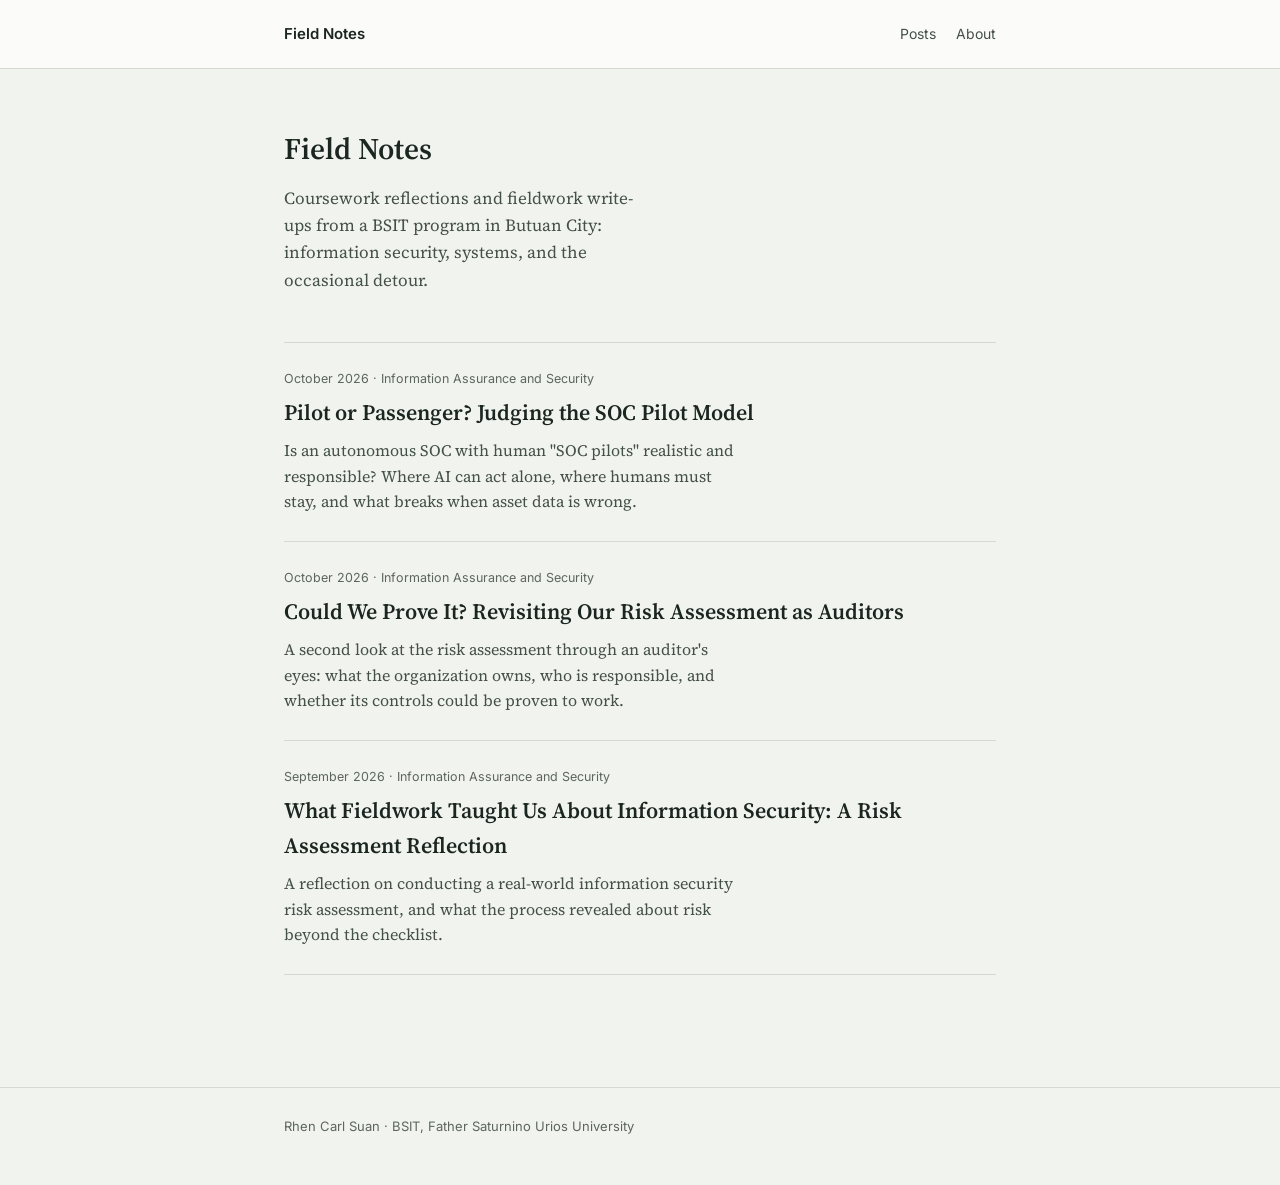
<file: index.html>
<!DOCTYPE html>
<html lang="en">
<head>
<meta charset="UTF-8">
<meta name="viewport" content="width=device-width, initial-scale=1.0">
<title>Field Notes | Rhen Carl Suan</title>
<meta name="description" content="Notes and reflections from BSIT coursework and fieldwork.">
<link rel="stylesheet" href="assets/style.css">
</head>
<body>

<header class="site-header">
  <div class="site-header__inner">
    <a class="site-title" href="index.html">Field Notes</a>
    <nav class="site-nav">
      <a href="index.html">Posts</a>
      <a href="about.html">About</a>
    </nav>
  </div>
</header>

<main class="index-main">
  <div class="index-intro">
    <h1>Field Notes</h1>
    <p>Coursework reflections and fieldwork write-ups from a BSIT program in Butuan City: information security, systems, and the occasional detour.</p>
  </div>

  <div class="post-list">
    <a class="post-card" href="posts/soc-pilot.html">
      <div class="post-card__meta">October 2026 · Information Assurance and Security</div>
      <h2 class="post-card__title">Pilot or Passenger? Judging the SOC Pilot Model</h2>
      <p class="post-card__excerpt">Is an autonomous SOC with human "SOC pilots" realistic and responsible? Where AI can act alone, where humans must stay, and what breaks when asset data is wrong.</p>
    </a>

    <a class="post-card" href="posts/auditors-view.html">
      <div class="post-card__meta">October 2026 · Information Assurance and Security</div>
      <h2 class="post-card__title">Could We Prove It? Revisiting Our Risk Assessment as Auditors</h2>
      <p class="post-card__excerpt">A second look at the risk assessment through an auditor's eyes: what the organization owns, who is responsible, and whether its controls could be proven to work.</p>
    </a>

    <a class="post-card" href="posts/risk-assessment-fieldwork.html">
      <div class="post-card__meta">September 2026 · Information Assurance and Security</div>
      <h2 class="post-card__title">What Fieldwork Taught Us About Information Security: A Risk Assessment Reflection</h2>
      <p class="post-card__excerpt">A reflection on conducting a real-world information security risk assessment, and what the process revealed about risk beyond the checklist.</p>
    </a>
  </div>
</main>

<footer class="site-footer">
  <div class="site-footer__inner">Rhen Carl Suan · BSIT, Father Saturnino Urios University</div>
</footer>

</body>
</html>
</file>
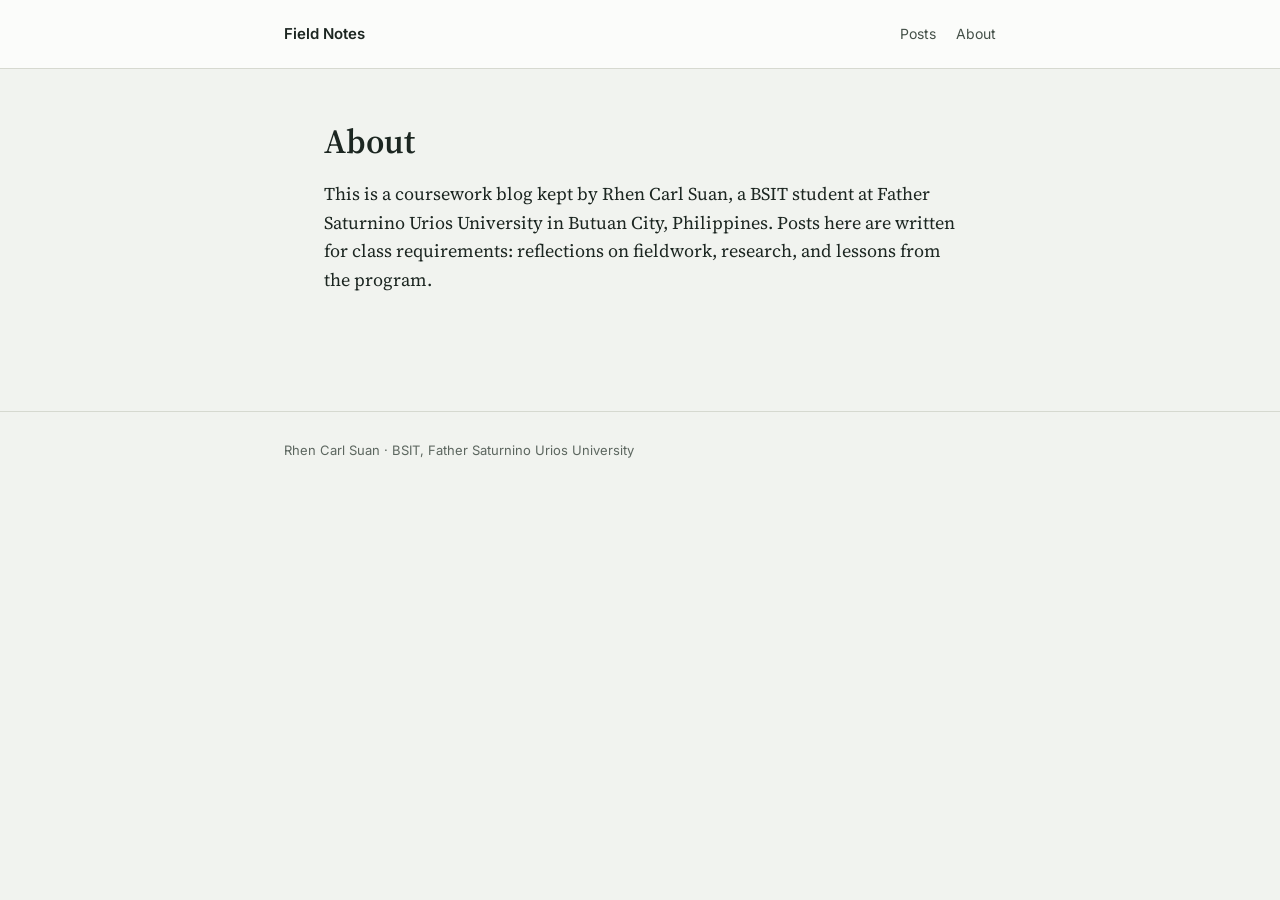
<file: about.html>
<!DOCTYPE html>
<html lang="en">
<head>
<meta charset="UTF-8">
<meta name="viewport" content="width=device-width, initial-scale=1.0">
<title>About | Field Notes</title>
<link rel="stylesheet" href="assets/style.css">
</head>
<body>

<header class="site-header">
  <div class="site-header__inner">
    <a class="site-title" href="index.html">Field Notes</a>
    <nav class="site-nav">
      <a href="index.html">Posts</a>
      <a href="about.html">About</a>
    </nav>
  </div>
</header>

<main class="article-main">
  <h1 class="article-title">About</h1>
  <div class="article-body">
    <p>This is a coursework blog kept by Rhen Carl Suan, a BSIT student at Father Saturnino Urios University in Butuan City, Philippines. Posts here are written for class requirements: reflections on fieldwork, research, and lessons from the program.</p>
  </div>
</main>

<footer class="site-footer">
  <div class="site-footer__inner">Rhen Carl Suan · BSIT, Father Saturnino Urios University</div>
</footer>

</body>
</html>
</file>
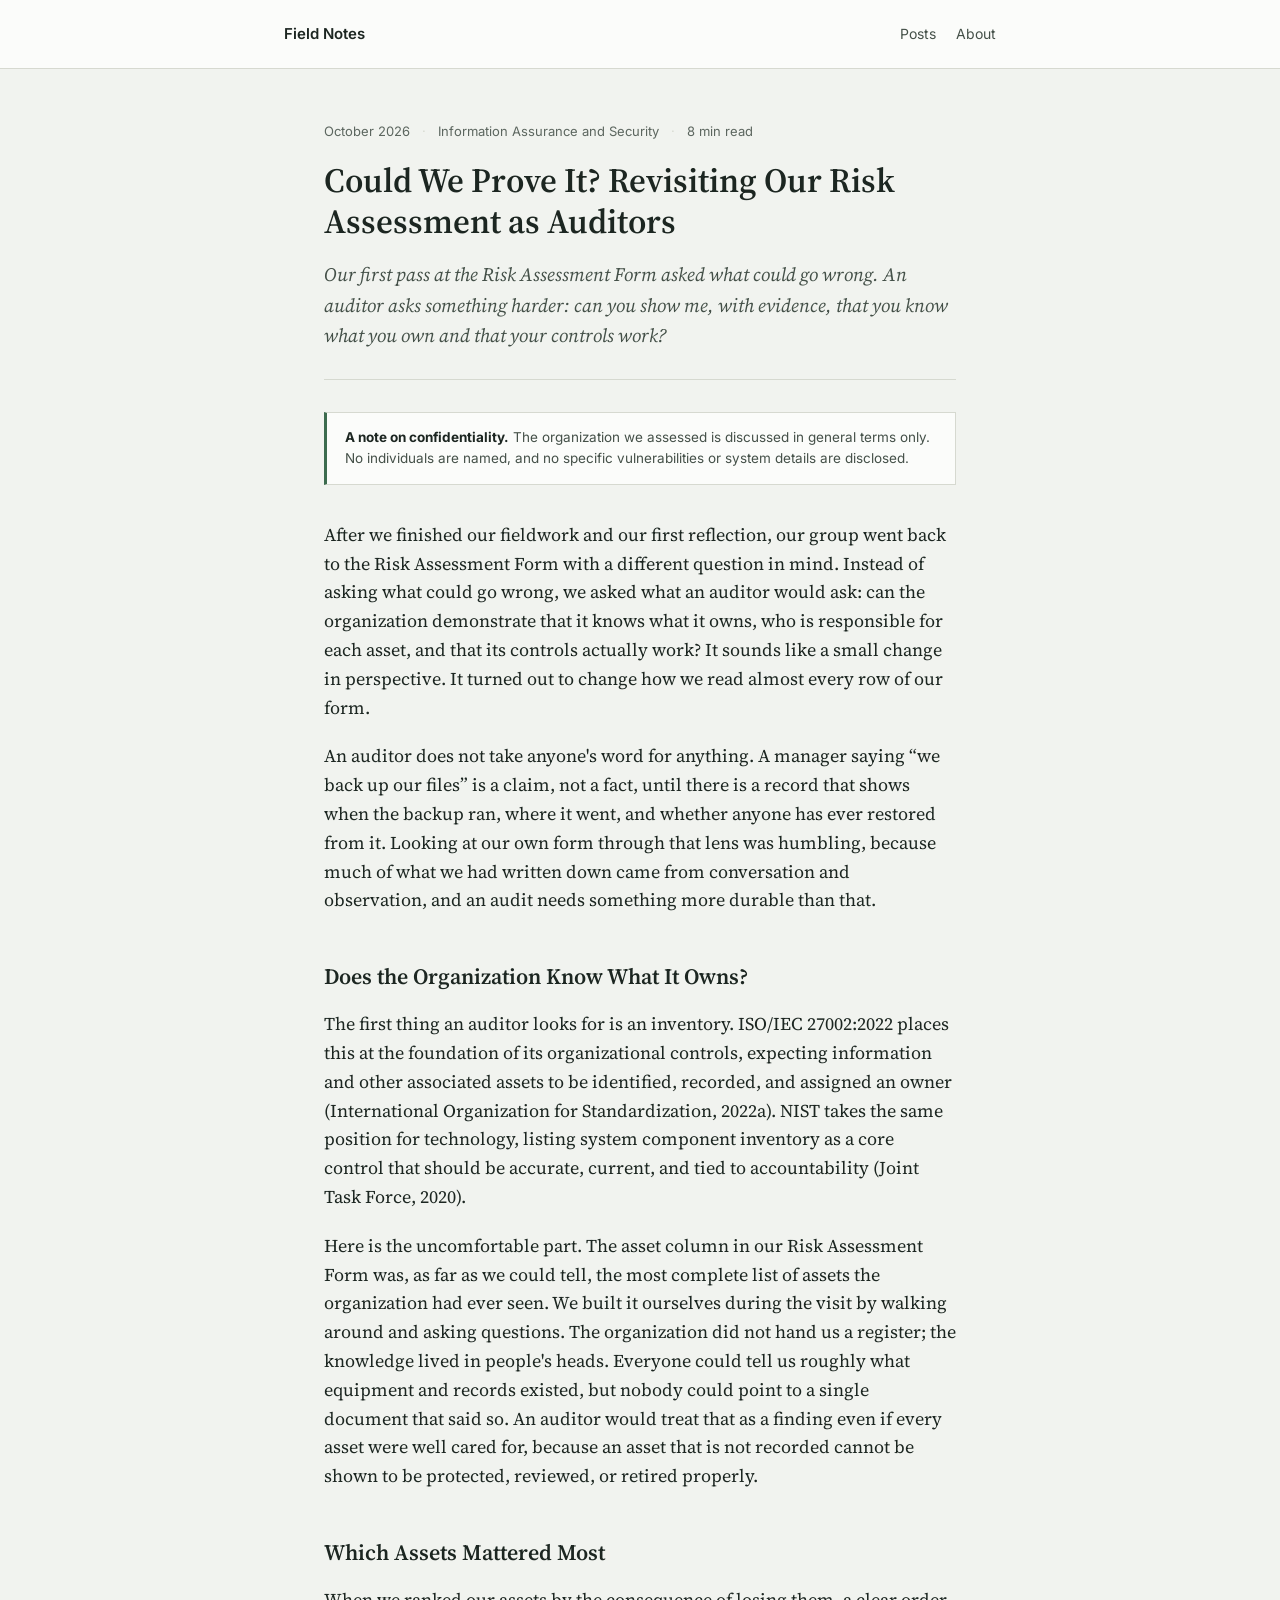
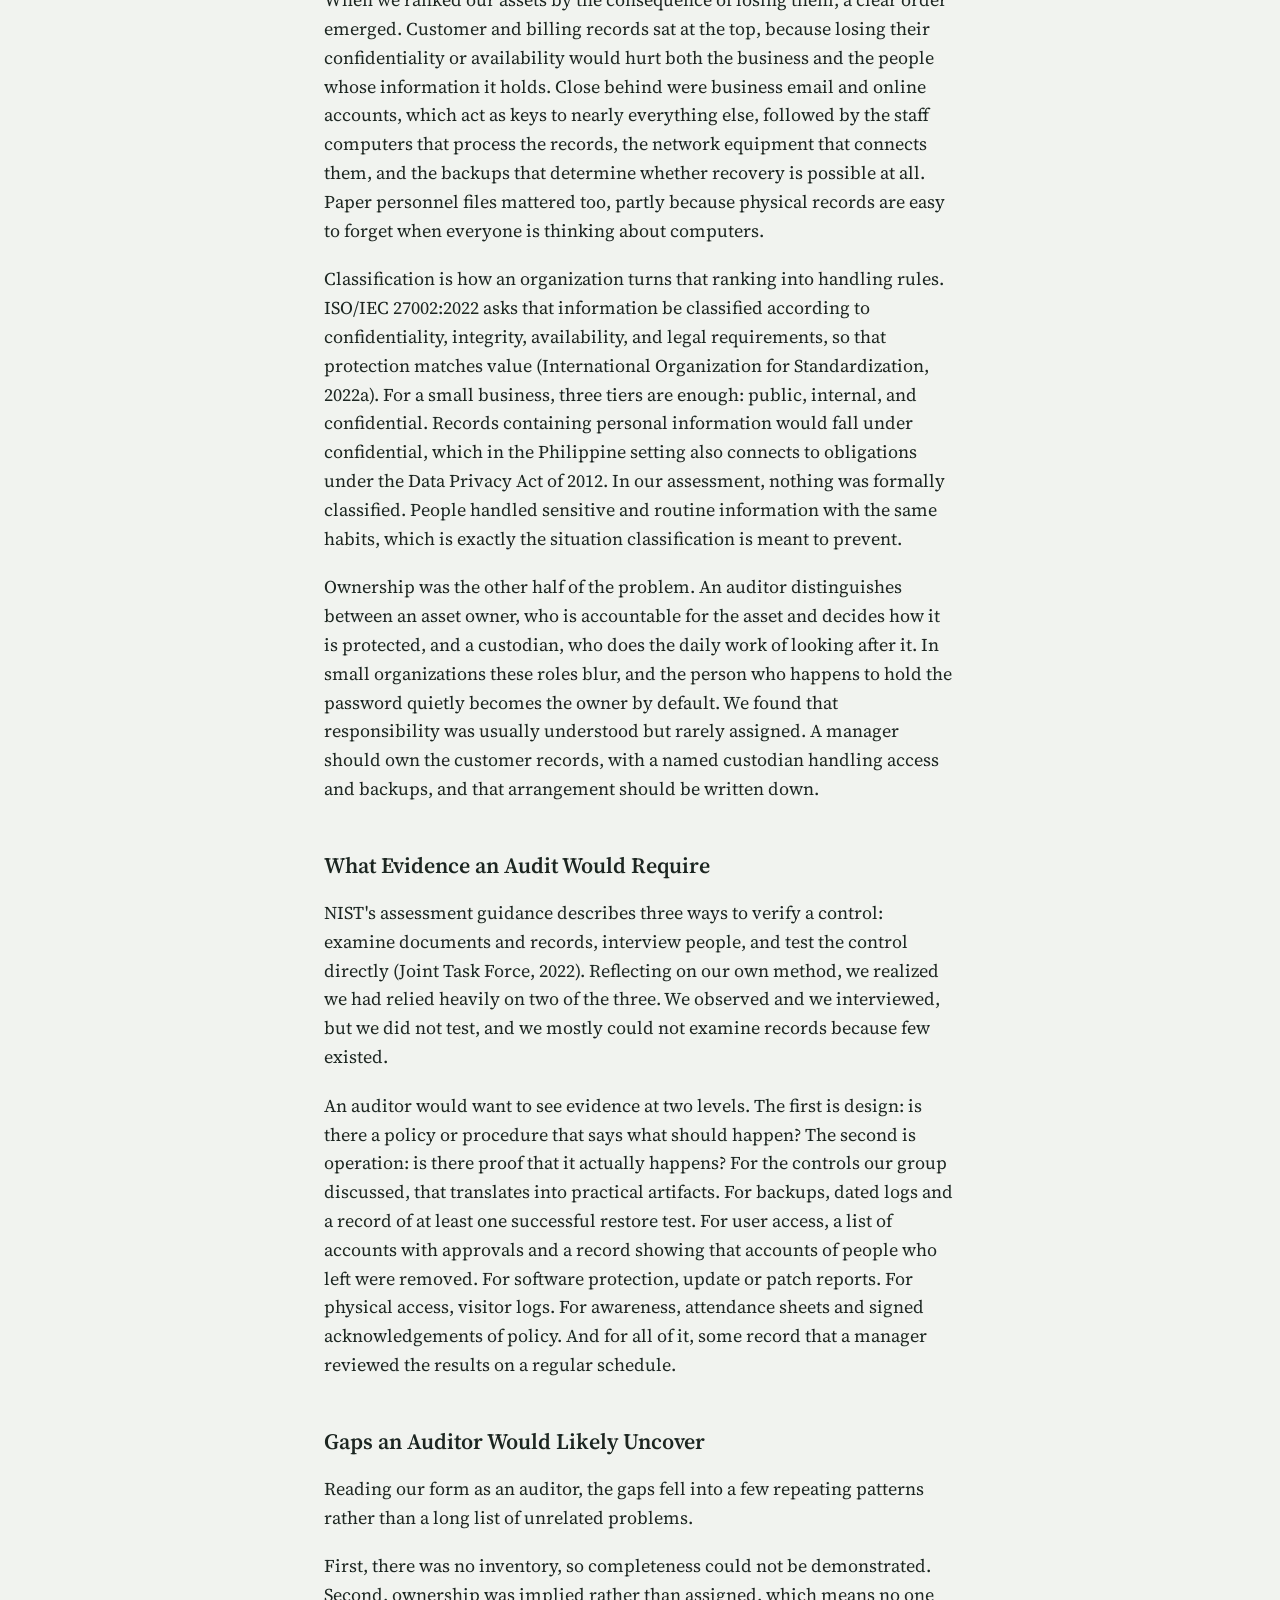
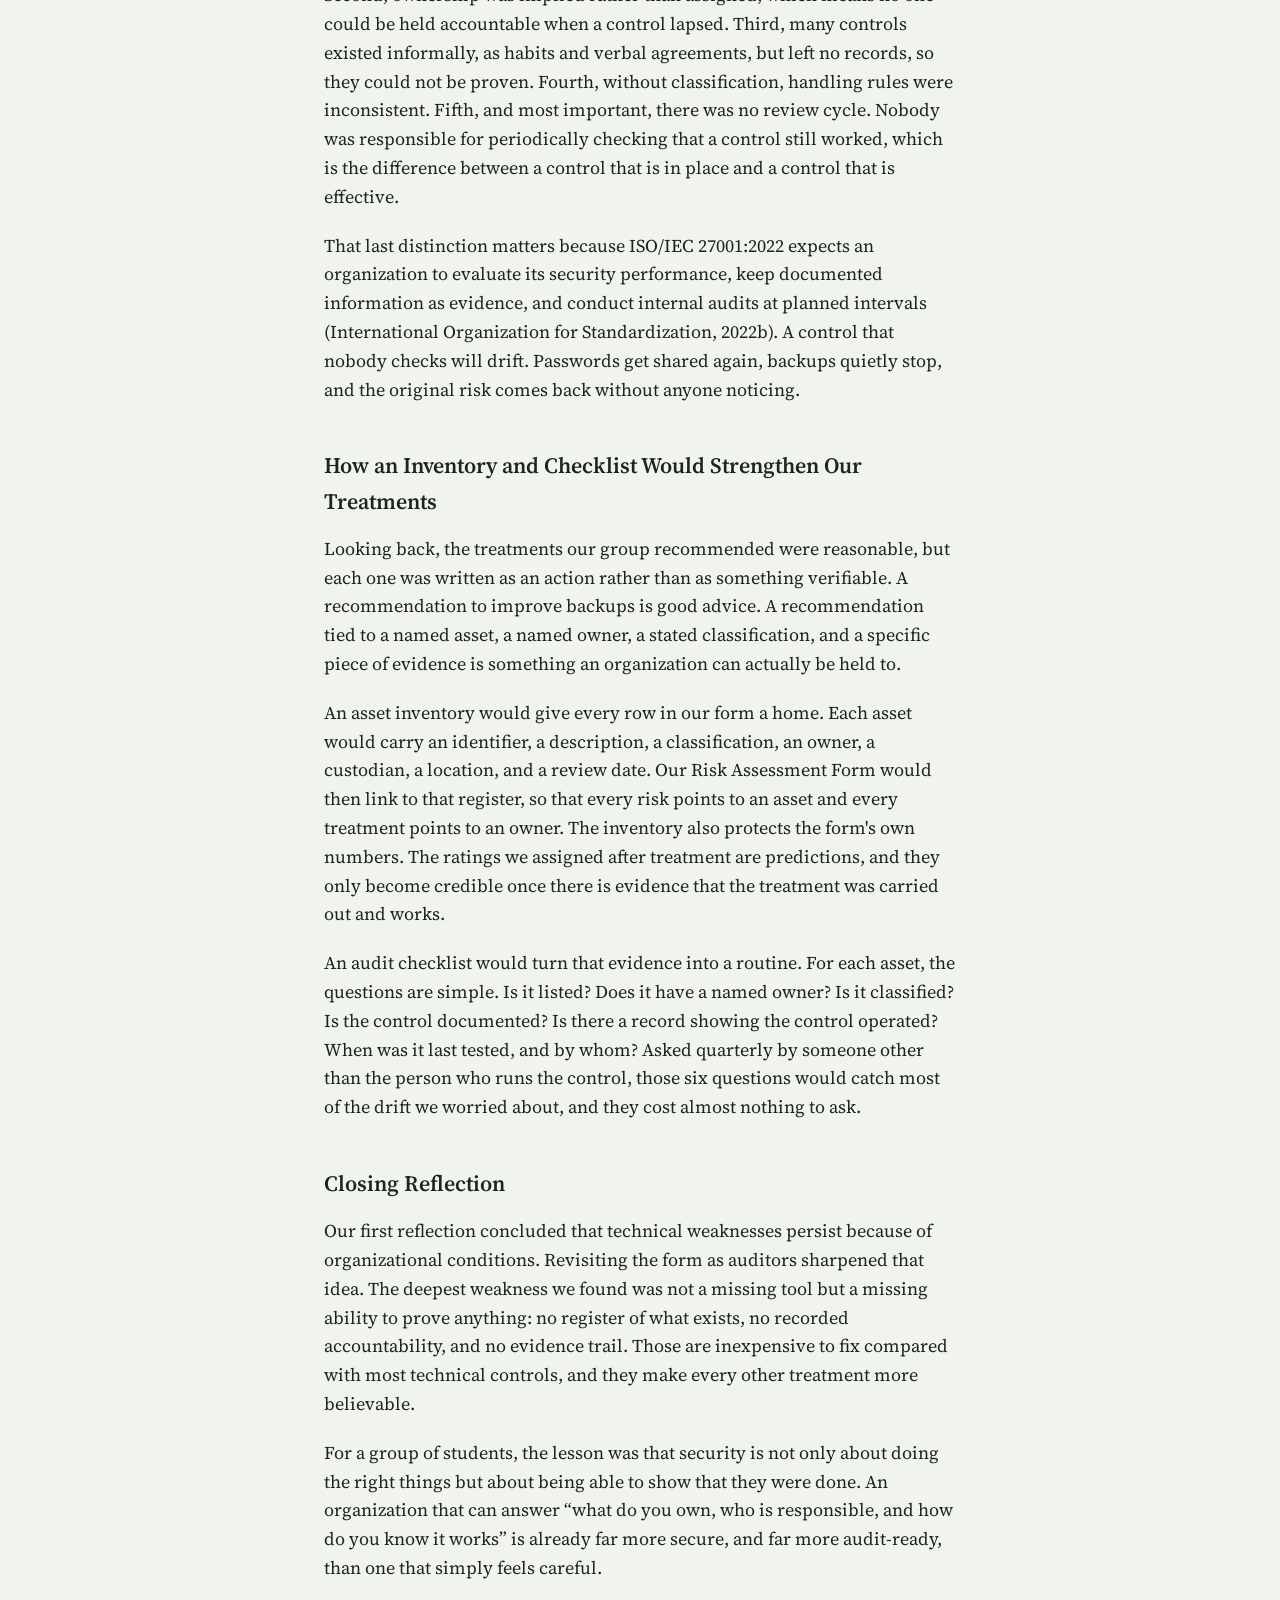
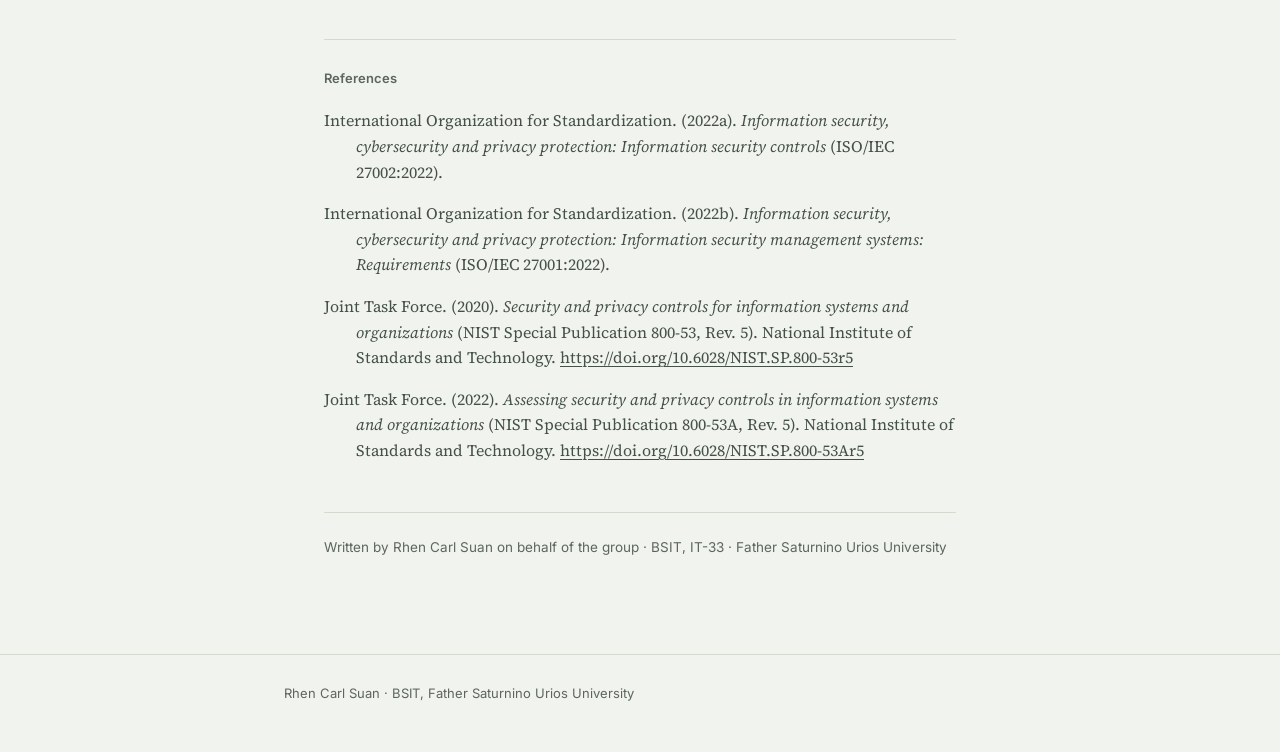
<file: posts/auditors-view.html>
<!DOCTYPE html>
<html lang="en">
<head>
<meta charset="UTF-8">
<meta name="viewport" content="width=device-width, initial-scale=1.0">
<title>Could We Prove It? Revisiting Our Risk Assessment as Auditors | Field Notes</title>
<meta name="description" content="A second look at a risk assessment through an auditor's eyes: asset ownership, classification, evidence, and the gaps an audit would find.">
<link rel="stylesheet" href="../assets/style.css">
</head>
<body>

<header class="site-header">
  <div class="site-header__inner">
    <a class="site-title" href="../index.html">Field Notes</a>
    <nav class="site-nav">
      <a href="../index.html">Posts</a>
      <a href="../about.html">About</a>
    </nav>
  </div>
</header>

<main class="article-main">

  <div class="article-meta">
    October 2026 <span class="dot">&middot;</span> Information Assurance and Security <span class="dot">&middot;</span> 8 min read
  </div>

  <h1 class="article-title">Could We Prove It? Revisiting Our Risk Assessment as Auditors</h1>

  <p class="article-standfirst">
    Our first pass at the Risk Assessment Form asked what could go wrong. An auditor asks something harder: can you show me, with evidence, that you know what you own and that your controls work?
  </p>

  <div class="confidentiality-note">
    <strong>A note on confidentiality.</strong> The organization we assessed is discussed in general terms only. No individuals are named, and no specific vulnerabilities or system details are disclosed.
  </div>

  <div class="article-body">

    <p>After we finished our fieldwork and our first reflection, our group went back to the Risk Assessment Form with a different question in mind. Instead of asking what could go wrong, we asked what an auditor would ask: can the organization demonstrate that it knows what it owns, who is responsible for each asset, and that its controls actually work? It sounds like a small change in perspective. It turned out to change how we read almost every row of our form.</p>

    <p>An auditor does not take anyone's word for anything. A manager saying &ldquo;we back up our files&rdquo; is a claim, not a fact, until there is a record that shows when the backup ran, where it went, and whether anyone has ever restored from it. Looking at our own form through that lens was humbling, because much of what we had written down came from conversation and observation, and an audit needs something more durable than that.</p>

    <h2>Does the Organization Know What It Owns?</h2>

    <p>The first thing an auditor looks for is an inventory. ISO/IEC 27002:2022 places this at the foundation of its organizational controls, expecting information and other associated assets to be identified, recorded, and assigned an owner (International Organization for Standardization, 2022a). NIST takes the same position for technology, listing system component inventory as a core control that should be accurate, current, and tied to accountability (Joint Task Force, 2020).</p>

    <p>Here is the uncomfortable part. The asset column in our Risk Assessment Form was, as far as we could tell, the most complete list of assets the organization had ever seen. We built it ourselves during the visit by walking around and asking questions. The organization did not hand us a register; the knowledge lived in people's heads. Everyone could tell us roughly what equipment and records existed, but nobody could point to a single document that said so. An auditor would treat that as a finding even if every asset were well cared for, because an asset that is not recorded cannot be shown to be protected, reviewed, or retired properly.</p>

    <h2>Which Assets Mattered Most</h2>

    <p>When we ranked our assets by the consequence of losing them, a clear order emerged. Customer and billing records sat at the top, because losing their confidentiality or availability would hurt both the business and the people whose information it holds. Close behind were business email and online accounts, which act as keys to nearly everything else, followed by the staff computers that process the records, the network equipment that connects them, and the backups that determine whether recovery is possible at all. Paper personnel files mattered too, partly because physical records are easy to forget when everyone is thinking about computers.</p>

    <p>Classification is how an organization turns that ranking into handling rules. ISO/IEC 27002:2022 asks that information be classified according to confidentiality, integrity, availability, and legal requirements, so that protection matches value (International Organization for Standardization, 2022a). For a small business, three tiers are enough: public, internal, and confidential. Records containing personal information would fall under confidential, which in the Philippine setting also connects to obligations under the Data Privacy Act of 2012. In our assessment, nothing was formally classified. People handled sensitive and routine information with the same habits, which is exactly the situation classification is meant to prevent.</p>

    <p>Ownership was the other half of the problem. An auditor distinguishes between an asset owner, who is accountable for the asset and decides how it is protected, and a custodian, who does the daily work of looking after it. In small organizations these roles blur, and the person who happens to hold the password quietly becomes the owner by default. We found that responsibility was usually understood but rarely assigned. A manager should own the customer records, with a named custodian handling access and backups, and that arrangement should be written down.</p>

    <h2>What Evidence an Audit Would Require</h2>

    <p>NIST's assessment guidance describes three ways to verify a control: examine documents and records, interview people, and test the control directly (Joint Task Force, 2022). Reflecting on our own method, we realized we had relied heavily on two of the three. We observed and we interviewed, but we did not test, and we mostly could not examine records because few existed.</p>

    <p>An auditor would want to see evidence at two levels. The first is design: is there a policy or procedure that says what should happen? The second is operation: is there proof that it actually happens? For the controls our group discussed, that translates into practical artifacts. For backups, dated logs and a record of at least one successful restore test. For user access, a list of accounts with approvals and a record showing that accounts of people who left were removed. For software protection, update or patch reports. For physical access, visitor logs. For awareness, attendance sheets and signed acknowledgements of policy. And for all of it, some record that a manager reviewed the results on a regular schedule.</p>

    <h2>Gaps an Auditor Would Likely Uncover</h2>

    <p>Reading our form as an auditor, the gaps fell into a few repeating patterns rather than a long list of unrelated problems.</p>

    <p>First, there was no inventory, so completeness could not be demonstrated. Second, ownership was implied rather than assigned, which means no one could be held accountable when a control lapsed. Third, many controls existed informally, as habits and verbal agreements, but left no records, so they could not be proven. Fourth, without classification, handling rules were inconsistent. Fifth, and most important, there was no review cycle. Nobody was responsible for periodically checking that a control still worked, which is the difference between a control that is in place and a control that is effective.</p>

    <p>That last distinction matters because ISO/IEC 27001:2022 expects an organization to evaluate its security performance, keep documented information as evidence, and conduct internal audits at planned intervals (International Organization for Standardization, 2022b). A control that nobody checks will drift. Passwords get shared again, backups quietly stop, and the original risk comes back without anyone noticing.</p>

    <h2>How an Inventory and Checklist Would Strengthen Our Treatments</h2>

    <p>Looking back, the treatments our group recommended were reasonable, but each one was written as an action rather than as something verifiable. A recommendation to improve backups is good advice. A recommendation tied to a named asset, a named owner, a stated classification, and a specific piece of evidence is something an organization can actually be held to.</p>

    <p>An asset inventory would give every row in our form a home. Each asset would carry an identifier, a description, a classification, an owner, a custodian, a location, and a review date. Our Risk Assessment Form would then link to that register, so that every risk points to an asset and every treatment points to an owner. The inventory also protects the form's own numbers. The ratings we assigned after treatment are predictions, and they only become credible once there is evidence that the treatment was carried out and works.</p>

    <p>An audit checklist would turn that evidence into a routine. For each asset, the questions are simple. Is it listed? Does it have a named owner? Is it classified? Is the control documented? Is there a record showing the control operated? When was it last tested, and by whom? Asked quarterly by someone other than the person who runs the control, those six questions would catch most of the drift we worried about, and they cost almost nothing to ask.</p>

    <h2>Closing Reflection</h2>

    <p>Our first reflection concluded that technical weaknesses persist because of organizational conditions. Revisiting the form as auditors sharpened that idea. The deepest weakness we found was not a missing tool but a missing ability to prove anything: no register of what exists, no recorded accountability, and no evidence trail. Those are inexpensive to fix compared with most technical controls, and they make every other treatment more believable.</p>

    <p>For a group of students, the lesson was that security is not only about doing the right things but about being able to show that they were done. An organization that can answer &ldquo;what do you own, who is responsible, and how do you know it works&rdquo; is already far more secure, and far more audit-ready, than one that simply feels careful.</p>

  </div>

  <div class="references">
    <h2>References</h2>
    <ol>
      <li>International Organization for Standardization. (2022a). <em>Information security, cybersecurity and privacy protection: Information security controls</em> (ISO/IEC 27002:2022).</li>
      <li>International Organization for Standardization. (2022b). <em>Information security, cybersecurity and privacy protection: Information security management systems: Requirements</em> (ISO/IEC 27001:2022).</li>
      <li>Joint Task Force. (2020). <em>Security and privacy controls for information systems and organizations</em> (NIST Special Publication 800-53, Rev. 5). National Institute of Standards and Technology. <a href="https://doi.org/10.6028/NIST.SP.800-53r5">https://doi.org/10.6028/NIST.SP.800-53r5</a></li>
      <li>Joint Task Force. (2022). <em>Assessing security and privacy controls in information systems and organizations</em> (NIST Special Publication 800-53A, Rev. 5). National Institute of Standards and Technology. <a href="https://doi.org/10.6028/NIST.SP.800-53Ar5">https://doi.org/10.6028/NIST.SP.800-53Ar5</a></li>
    </ol>
  </div>

  <div class="byline-block">
    Written by Rhen Carl Suan on behalf of the group &middot; BSIT, IT-33 &middot; Father Saturnino Urios University
  </div>

</main>

<footer class="site-footer">
  <div class="site-footer__inner">
    Rhen Carl Suan &middot; BSIT, Father Saturnino Urios University
  </div>
</footer>

</body>
</html>
</file>
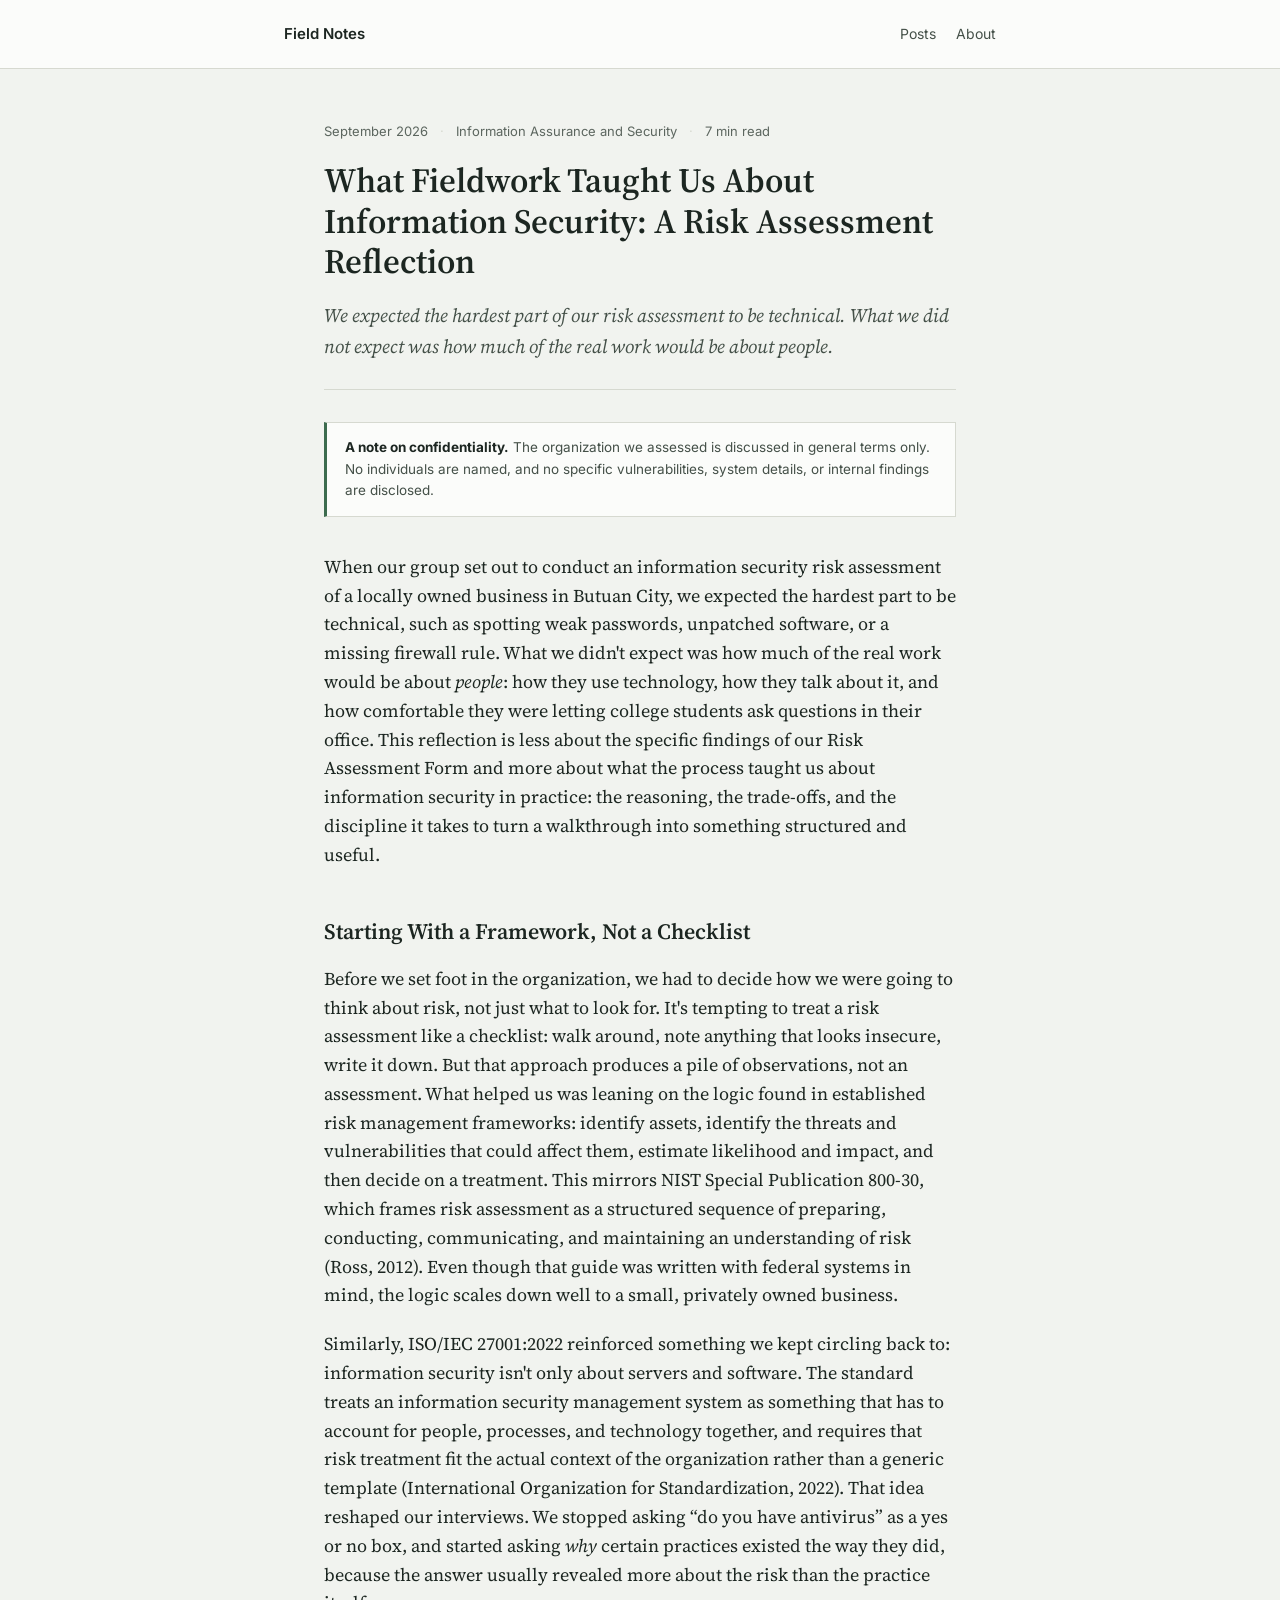
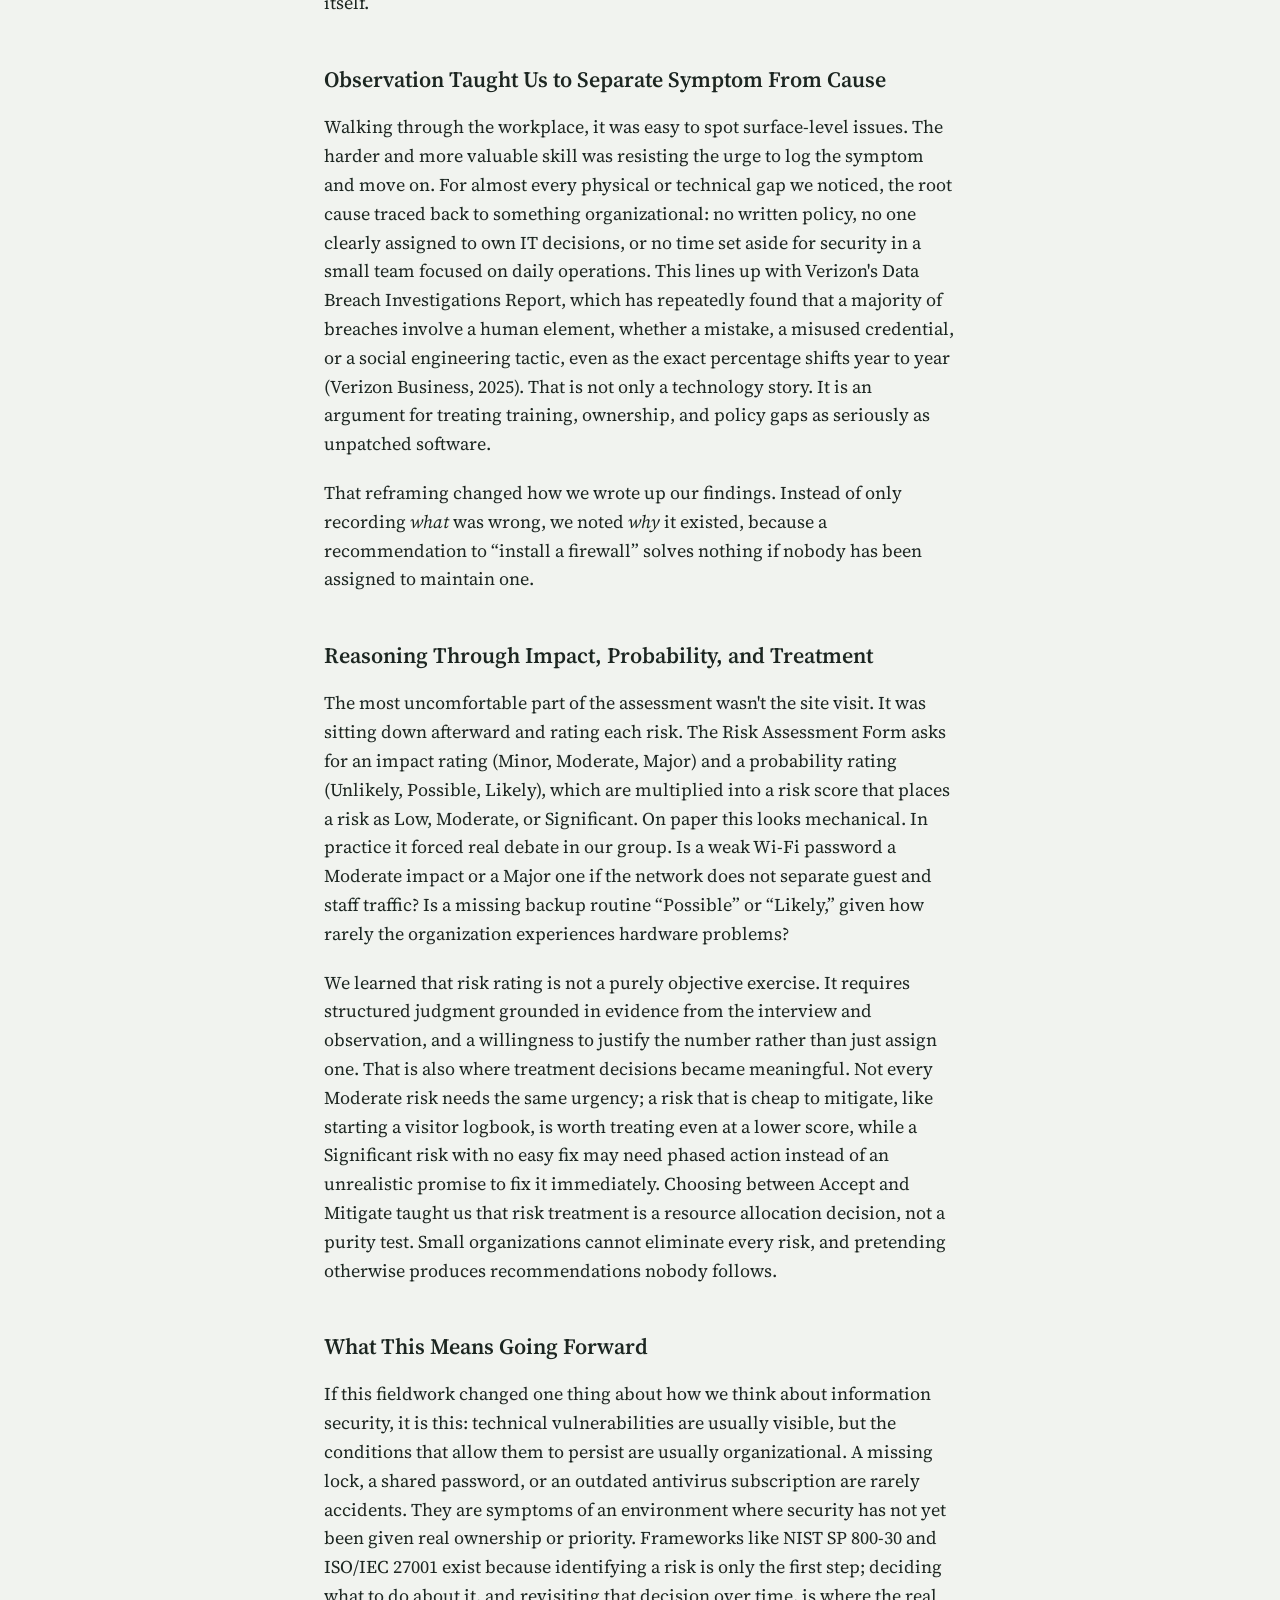
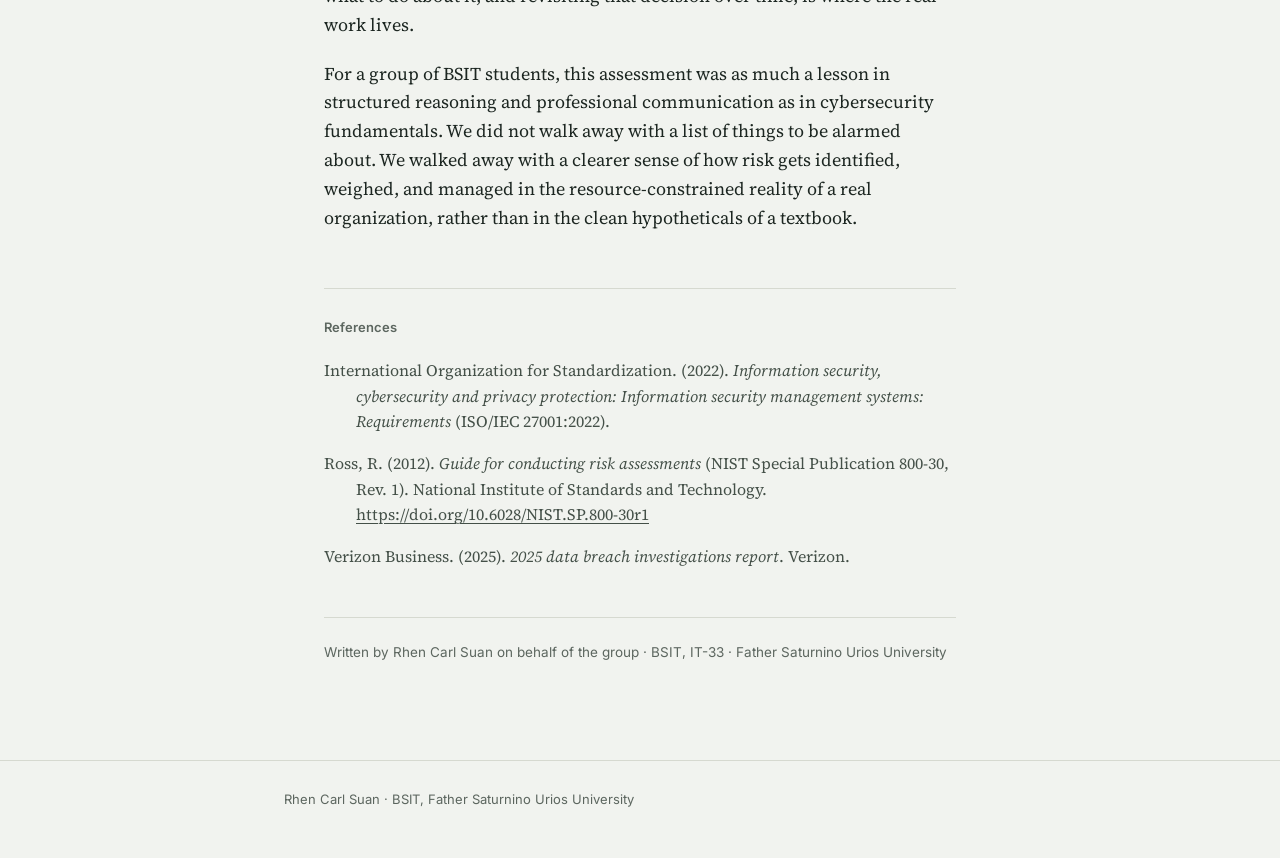
<file: posts/risk-assessment-fieldwork.html>
<!DOCTYPE html>
<html lang="en">
<head>
<meta charset="UTF-8">
<meta name="viewport" content="width=device-width, initial-scale=1.0">
<title>What Fieldwork Taught Us About Information Security | Field Notes</title>
<meta name="description" content="A reflection on conducting a real-world information security risk assessment, and what the process revealed about risk beyond the checklist.">
<link rel="stylesheet" href="../assets/style.css">
</head>
<body>

<header class="site-header">
  <div class="site-header__inner">
    <a class="site-title" href="../index.html">Field Notes</a>
    <nav class="site-nav">
      <a href="../index.html">Posts</a>
      <a href="../about.html">About</a>
    </nav>
  </div>
</header>

<main class="article-main">

  <div class="article-meta">
    September 2026 <span class="dot">&middot;</span> Information Assurance and Security <span class="dot">&middot;</span> 7 min read
  </div>

  <h1 class="article-title">What Fieldwork Taught Us About Information Security: A Risk Assessment Reflection</h1>

  <p class="article-standfirst">
    We expected the hardest part of our risk assessment to be technical. What we did not expect was how much of the real work would be about people.
  </p>

  <div class="confidentiality-note">
    <strong>A note on confidentiality.</strong> The organization we assessed is discussed in general terms only. No individuals are named, and no specific vulnerabilities, system details, or internal findings are disclosed.
  </div>

  <div class="article-body">

    <p>When our group set out to conduct an information security risk assessment of a locally owned business in Butuan City, we expected the hardest part to be technical, such as spotting weak passwords, unpatched software, or a missing firewall rule. What we didn't expect was how much of the real work would be about <em>people</em>: how they use technology, how they talk about it, and how comfortable they were letting college students ask questions in their office. This reflection is less about the specific findings of our Risk Assessment Form and more about what the process taught us about information security in practice: the reasoning, the trade-offs, and the discipline it takes to turn a walkthrough into something structured and useful.</p>

    <h2>Starting With a Framework, Not a Checklist</h2>

    <p>Before we set foot in the organization, we had to decide how we were going to think about risk, not just what to look for. It's tempting to treat a risk assessment like a checklist: walk around, note anything that looks insecure, write it down. But that approach produces a pile of observations, not an assessment. What helped us was leaning on the logic found in established risk management frameworks: identify assets, identify the threats and vulnerabilities that could affect them, estimate likelihood and impact, and then decide on a treatment. This mirrors NIST Special Publication 800-30, which frames risk assessment as a structured sequence of preparing, conducting, communicating, and maintaining an understanding of risk (Ross, 2012). Even though that guide was written with federal systems in mind, the logic scales down well to a small, privately owned business.</p>

    <p>Similarly, ISO/IEC 27001:2022 reinforced something we kept circling back to: information security isn't only about servers and software. The standard treats an information security management system as something that has to account for people, processes, and technology together, and requires that risk treatment fit the actual context of the organization rather than a generic template (International Organization for Standardization, 2022). That idea reshaped our interviews. We stopped asking &ldquo;do you have antivirus&rdquo; as a yes or no box, and started asking <em>why</em> certain practices existed the way they did, because the answer usually revealed more about the risk than the practice itself.</p>

    <h2>Observation Taught Us to Separate Symptom From Cause</h2>

    <p>Walking through the workplace, it was easy to spot surface-level issues. The harder and more valuable skill was resisting the urge to log the symptom and move on. For almost every physical or technical gap we noticed, the root cause traced back to something organizational: no written policy, no one clearly assigned to own IT decisions, or no time set aside for security in a small team focused on daily operations. This lines up with Verizon's Data Breach Investigations Report, which has repeatedly found that a majority of breaches involve a human element, whether a mistake, a misused credential, or a social engineering tactic, even as the exact percentage shifts year to year (Verizon Business, 2025). That is not only a technology story. It is an argument for treating training, ownership, and policy gaps as seriously as unpatched software.</p>

    <p>That reframing changed how we wrote up our findings. Instead of only recording <em>what</em> was wrong, we noted <em>why</em> it existed, because a recommendation to &ldquo;install a firewall&rdquo; solves nothing if nobody has been assigned to maintain one.</p>

    <h2>Reasoning Through Impact, Probability, and Treatment</h2>

    <p>The most uncomfortable part of the assessment wasn't the site visit. It was sitting down afterward and rating each risk. The Risk Assessment Form asks for an impact rating (Minor, Moderate, Major) and a probability rating (Unlikely, Possible, Likely), which are multiplied into a risk score that places a risk as Low, Moderate, or Significant. On paper this looks mechanical. In practice it forced real debate in our group. Is a weak Wi-Fi password a Moderate impact or a Major one if the network does not separate guest and staff traffic? Is a missing backup routine &ldquo;Possible&rdquo; or &ldquo;Likely,&rdquo; given how rarely the organization experiences hardware problems?</p>

    <p>We learned that risk rating is not a purely objective exercise. It requires structured judgment grounded in evidence from the interview and observation, and a willingness to justify the number rather than just assign one. That is also where treatment decisions became meaningful. Not every Moderate risk needs the same urgency; a risk that is cheap to mitigate, like starting a visitor logbook, is worth treating even at a lower score, while a Significant risk with no easy fix may need phased action instead of an unrealistic promise to fix it immediately. Choosing between Accept and Mitigate taught us that risk treatment is a resource allocation decision, not a purity test. Small organizations cannot eliminate every risk, and pretending otherwise produces recommendations nobody follows.</p>

    <h2>What This Means Going Forward</h2>

    <p>If this fieldwork changed one thing about how we think about information security, it is this: technical vulnerabilities are usually visible, but the conditions that allow them to persist are usually organizational. A missing lock, a shared password, or an outdated antivirus subscription are rarely accidents. They are symptoms of an environment where security has not yet been given real ownership or priority. Frameworks like NIST SP 800-30 and ISO/IEC 27001 exist because identifying a risk is only the first step; deciding what to do about it, and revisiting that decision over time, is where the real work lives.</p>

    <p>For a group of BSIT students, this assessment was as much a lesson in structured reasoning and professional communication as in cybersecurity fundamentals. We did not walk away with a list of things to be alarmed about. We walked away with a clearer sense of how risk gets identified, weighed, and managed in the resource-constrained reality of a real organization, rather than in the clean hypotheticals of a textbook.</p>

  </div>

  <div class="references">
    <h2>References</h2>
    <ol>
      <li>International Organization for Standardization. (2022). <em>Information security, cybersecurity and privacy protection: Information security management systems: Requirements</em> (ISO/IEC 27001:2022).</li>
      <li>Ross, R. (2012). <em>Guide for conducting risk assessments</em> (NIST Special Publication 800-30, Rev. 1). National Institute of Standards and Technology. <a href="https://doi.org/10.6028/NIST.SP.800-30r1">https://doi.org/10.6028/NIST.SP.800-30r1</a></li>
      <li>Verizon Business. (2025). <em>2025 data breach investigations report</em>. Verizon.</li>
    </ol>
  </div>

  <div class="byline-block">
    Written by Rhen Carl Suan on behalf of the group &middot; BSIT, IT-33 &middot; Father Saturnino Urios University
  </div>

</main>

<footer class="site-footer">
  <div class="site-footer__inner">Rhen Carl Suan &middot; BSIT, Father Saturnino Urios University</div>
</footer>

</body>
</html>
</file>
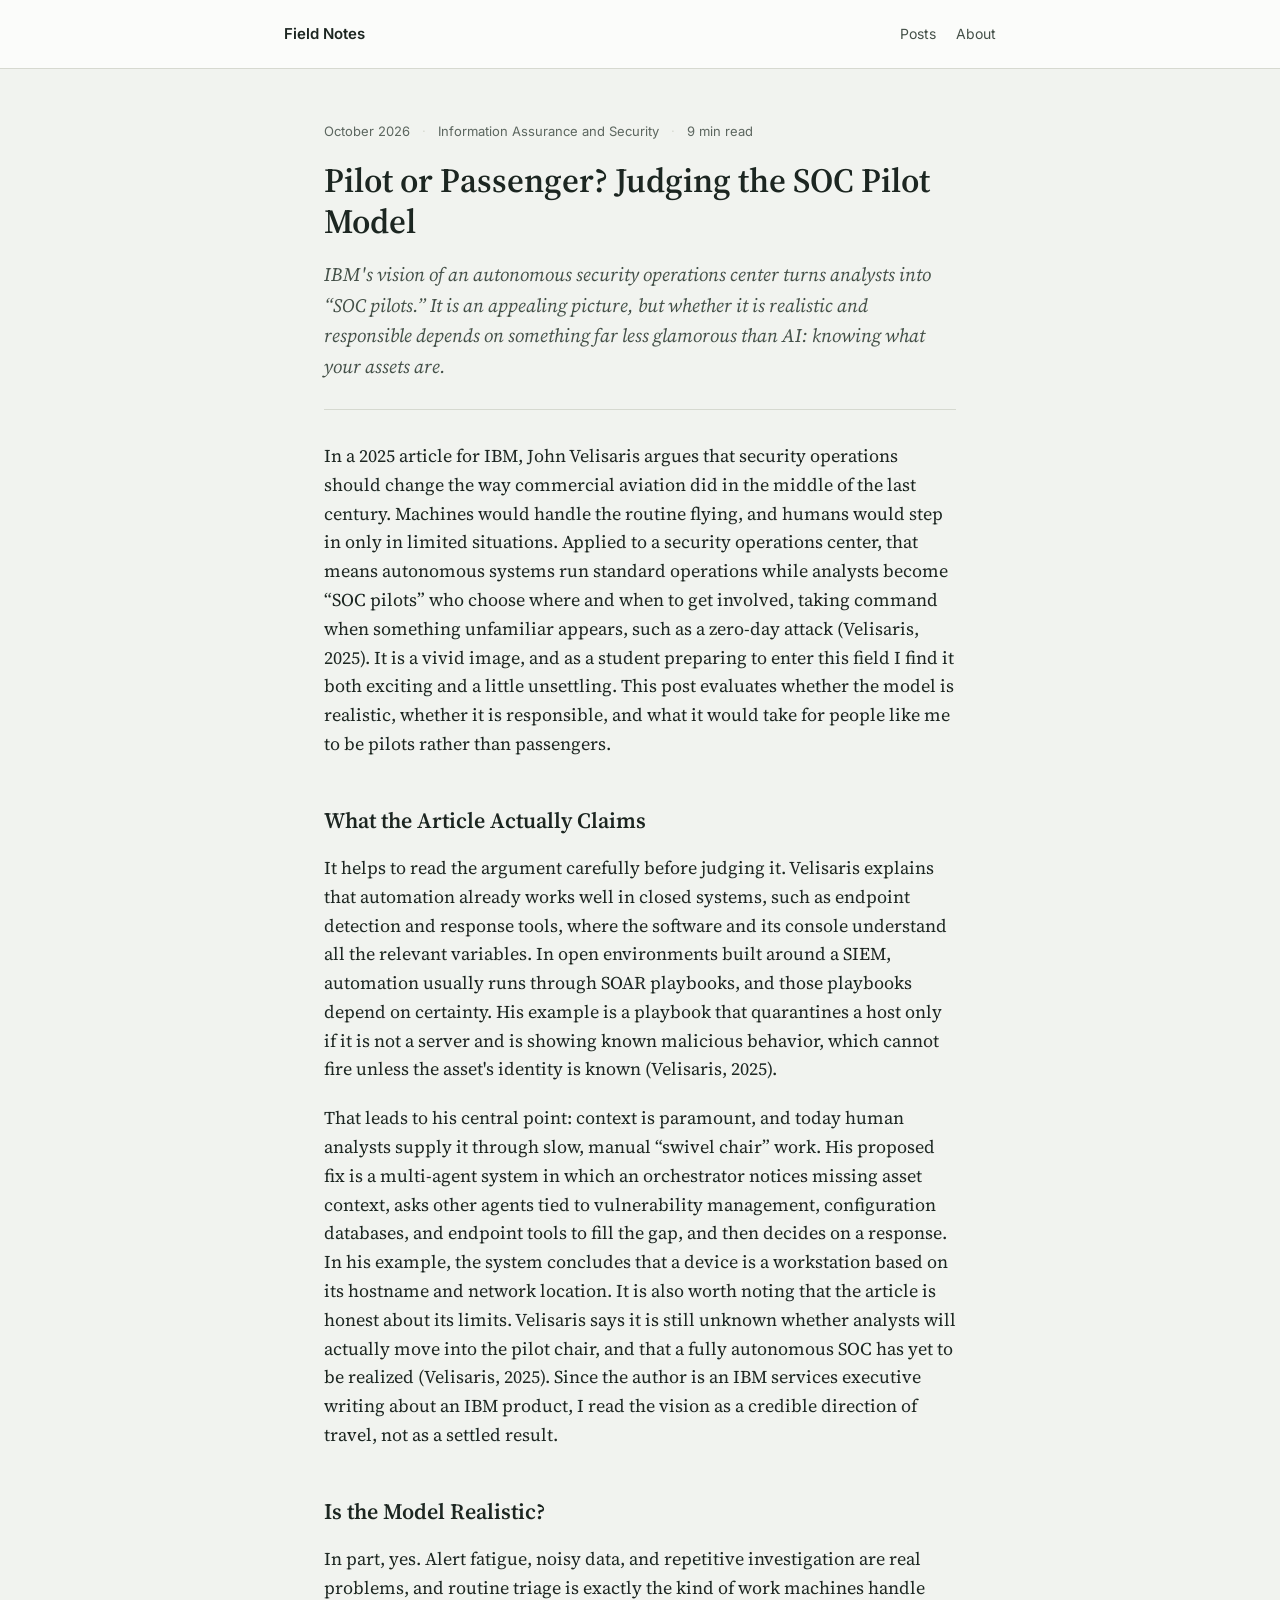
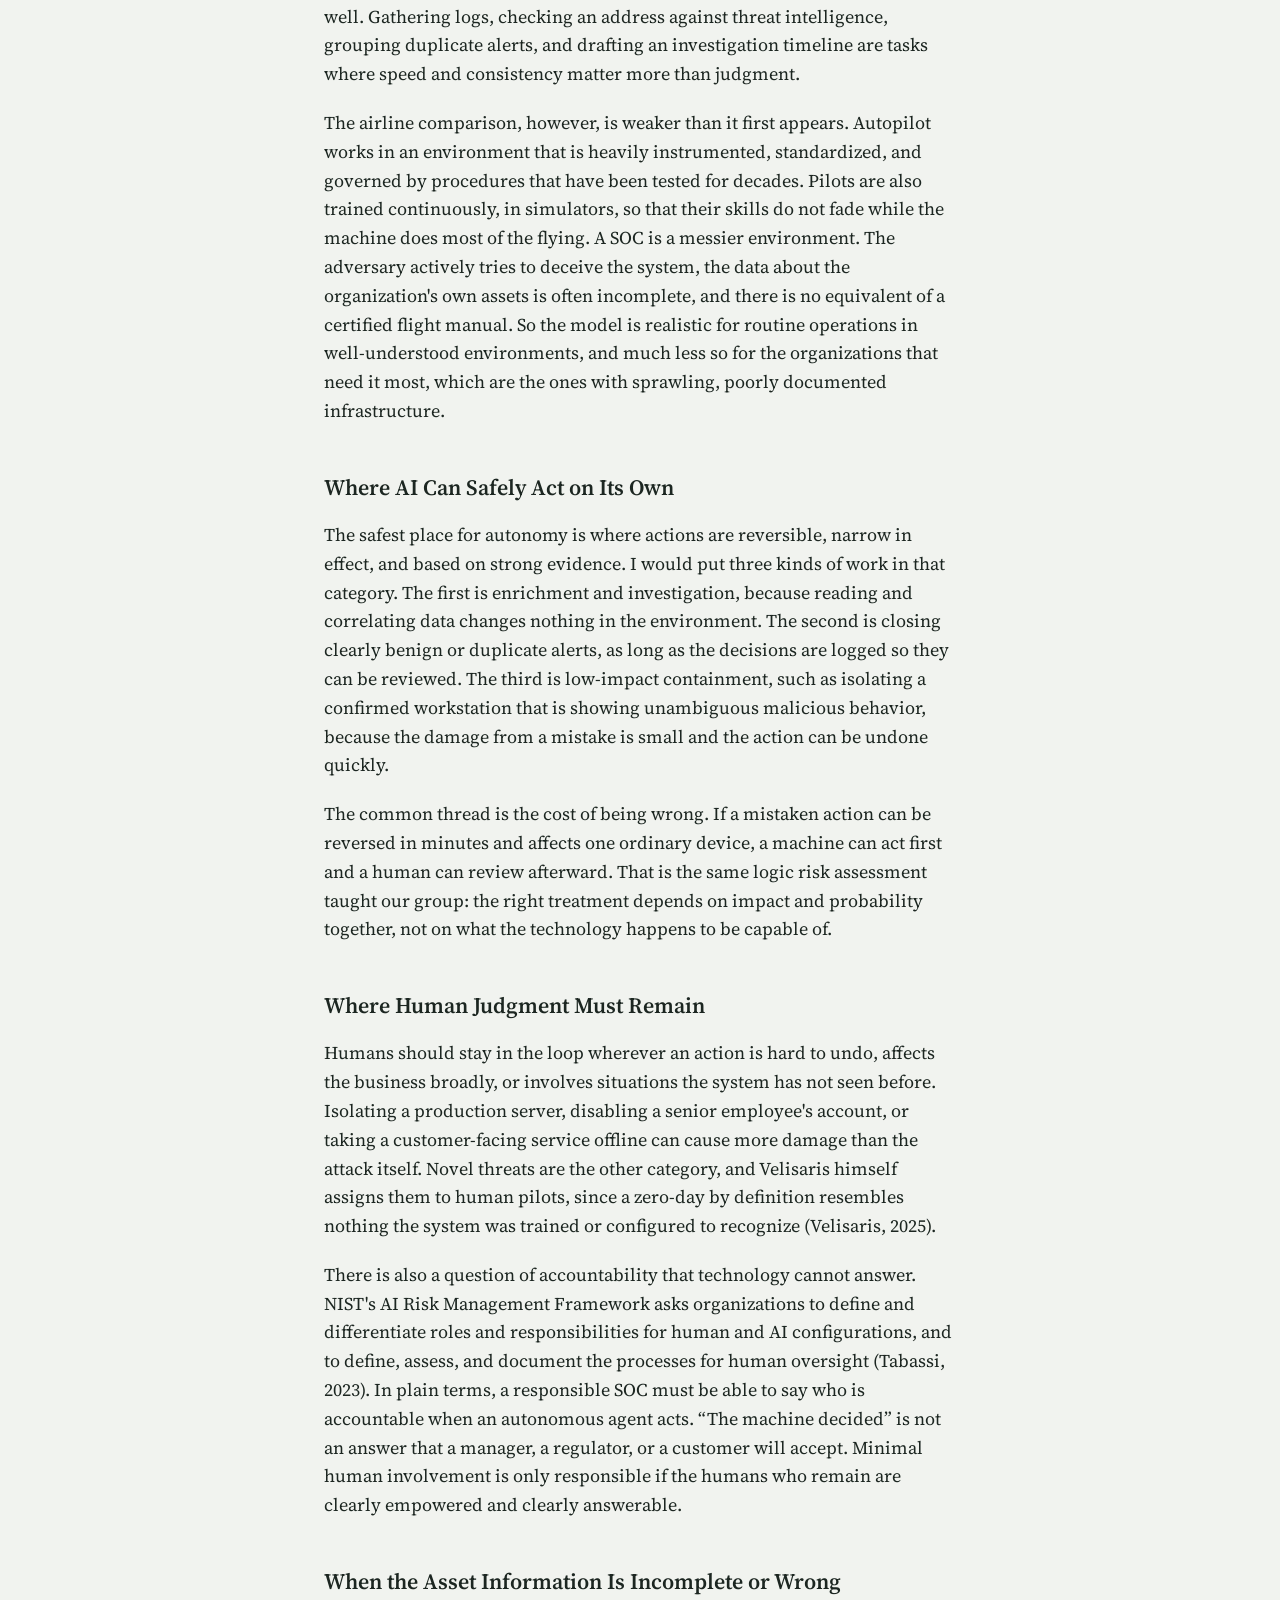
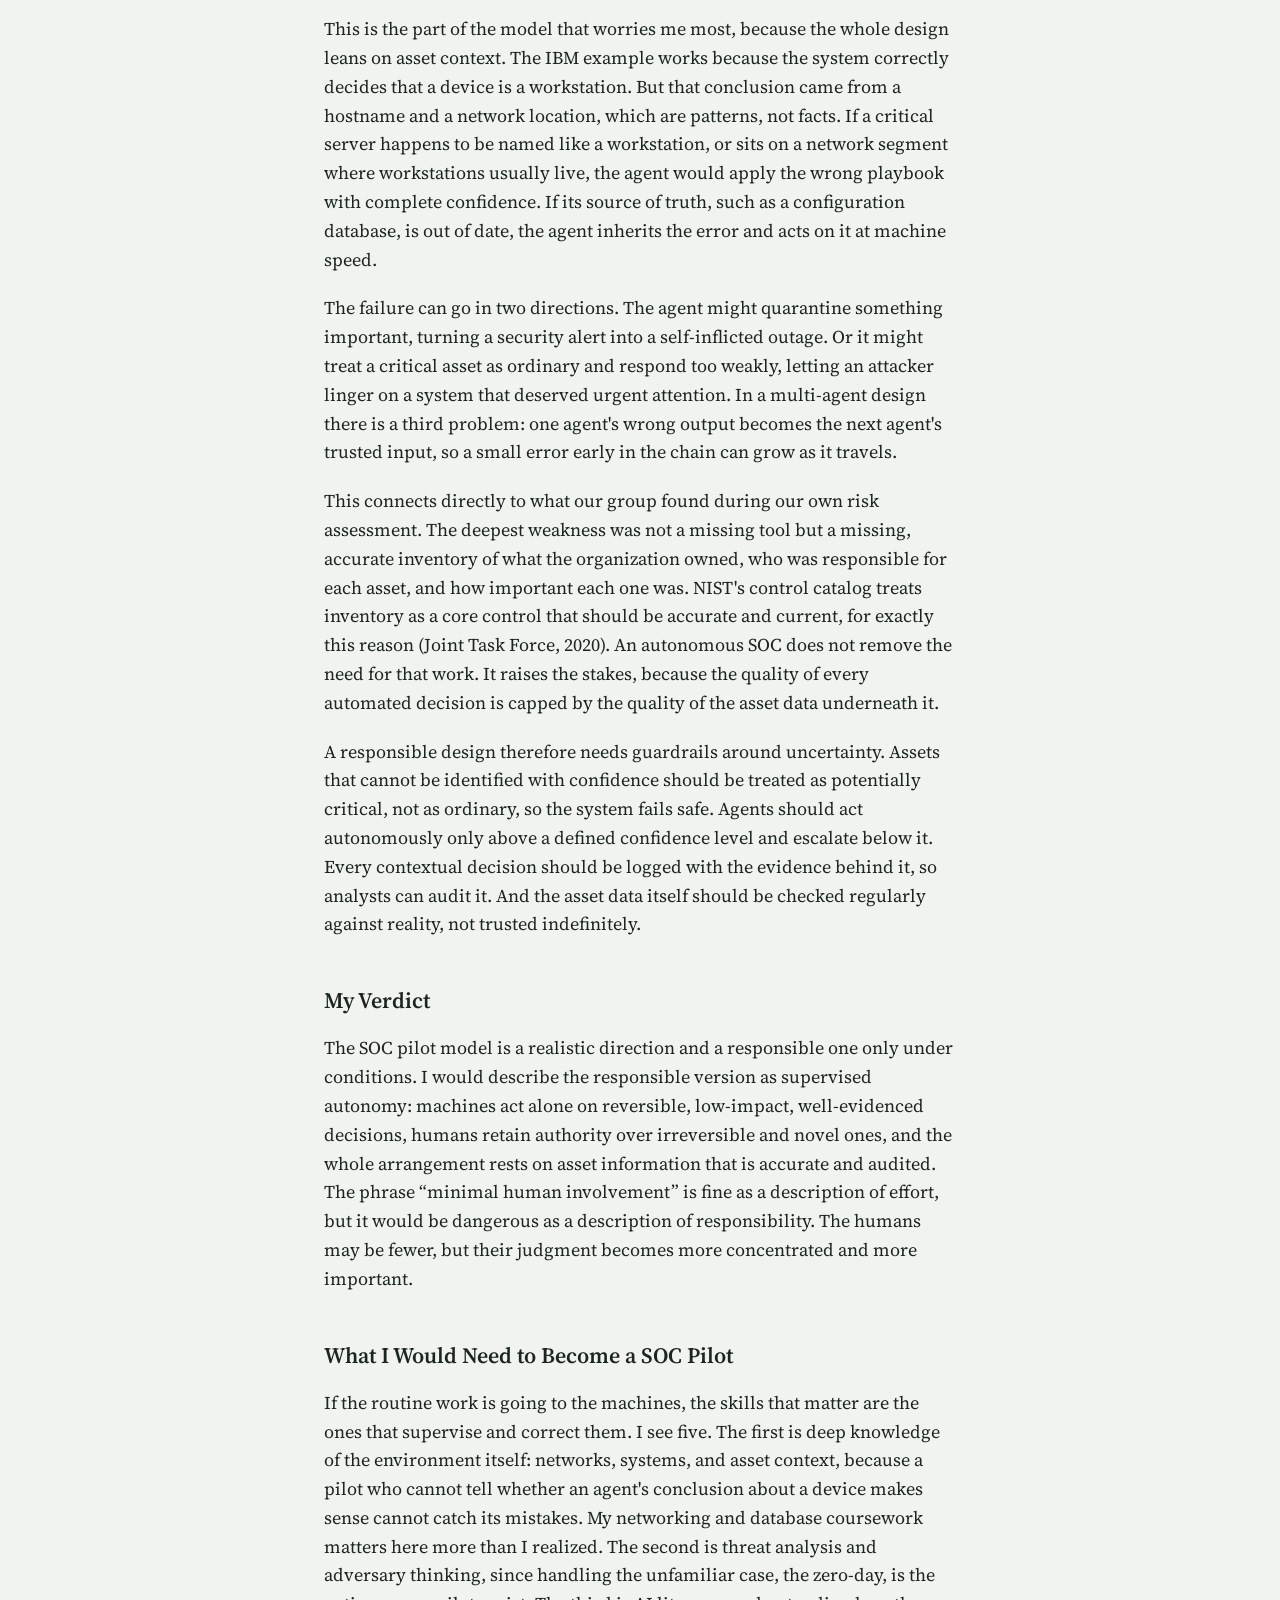
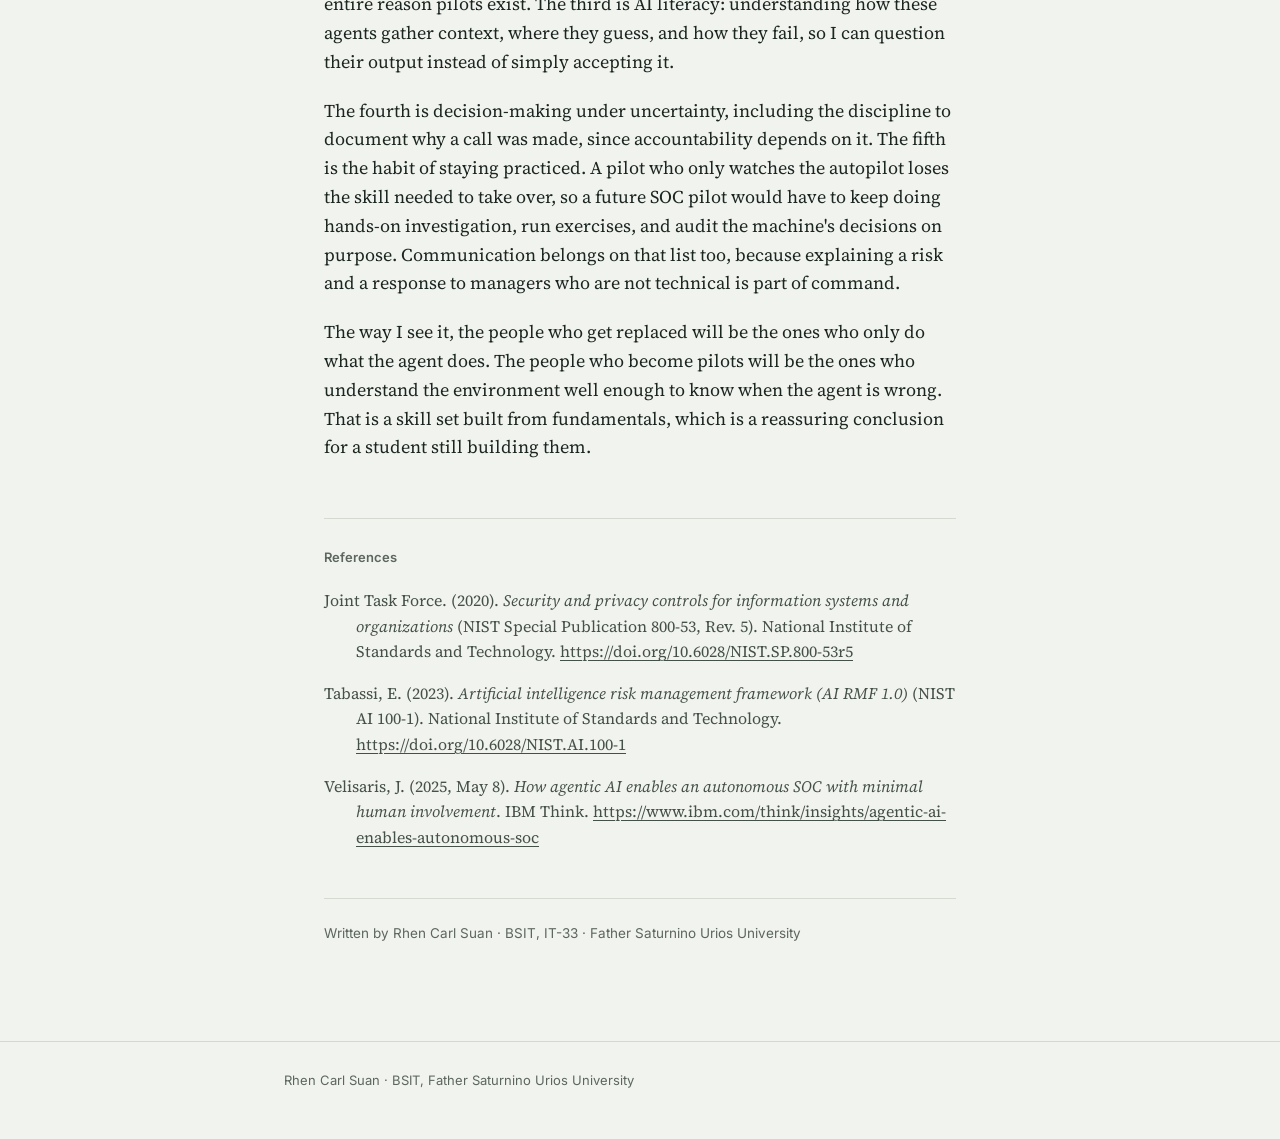
<file: posts/soc-pilot.html>
<!DOCTYPE html>
<html lang="en">
<head>
<meta charset="UTF-8">
<meta name="viewport" content="width=device-width, initial-scale=1.0">
<title>Pilot or Passenger? Judging the SOC Pilot Model | Field Notes</title>
<meta name="description" content="Is the autonomous SOC with human SOC pilots realistic and responsible? An evaluation of where AI can act alone, where humans must stay, and what happens when asset data is wrong.">
<link rel="stylesheet" href="../assets/style.css">
</head>
<body>

<header class="site-header">
  <div class="site-header__inner">
    <a class="site-title" href="../index.html">Field Notes</a>
    <nav class="site-nav">
      <a href="../index.html">Posts</a>
      <a href="../about.html">About</a>
    </nav>
  </div>
</header>

<main class="article-main">

  <div class="article-meta">
    October 2026 <span class="dot">&middot;</span> Information Assurance and Security <span class="dot">&middot;</span> 9 min read
  </div>

  <h1 class="article-title">Pilot or Passenger? Judging the SOC Pilot Model</h1>

  <p class="article-standfirst">
    IBM's vision of an autonomous security operations center turns analysts into &ldquo;SOC pilots.&rdquo; It is an appealing picture, but whether it is realistic and responsible depends on something far less glamorous than AI: knowing what your assets are.
  </p>

  <div class="article-body">

    <p>In a 2025 article for IBM, John Velisaris argues that security operations should change the way commercial aviation did in the middle of the last century. Machines would handle the routine flying, and humans would step in only in limited situations. Applied to a security operations center, that means autonomous systems run standard operations while analysts become &ldquo;SOC pilots&rdquo; who choose where and when to get involved, taking command when something unfamiliar appears, such as a zero-day attack (Velisaris, 2025). It is a vivid image, and as a student preparing to enter this field I find it both exciting and a little unsettling. This post evaluates whether the model is realistic, whether it is responsible, and what it would take for people like me to be pilots rather than passengers.</p>

    <h2>What the Article Actually Claims</h2>

    <p>It helps to read the argument carefully before judging it. Velisaris explains that automation already works well in closed systems, such as endpoint detection and response tools, where the software and its console understand all the relevant variables. In open environments built around a SIEM, automation usually runs through SOAR playbooks, and those playbooks depend on certainty. His example is a playbook that quarantines a host only if it is not a server and is showing known malicious behavior, which cannot fire unless the asset's identity is known (Velisaris, 2025).</p>

    <p>That leads to his central point: context is paramount, and today human analysts supply it through slow, manual &ldquo;swivel chair&rdquo; work. His proposed fix is a multi-agent system in which an orchestrator notices missing asset context, asks other agents tied to vulnerability management, configuration databases, and endpoint tools to fill the gap, and then decides on a response. In his example, the system concludes that a device is a workstation based on its hostname and network location. It is also worth noting that the article is honest about its limits. Velisaris says it is still unknown whether analysts will actually move into the pilot chair, and that a fully autonomous SOC has yet to be realized (Velisaris, 2025). Since the author is an IBM services executive writing about an IBM product, I read the vision as a credible direction of travel, not as a settled result.</p>

    <h2>Is the Model Realistic?</h2>

    <p>In part, yes. Alert fatigue, noisy data, and repetitive investigation are real problems, and routine triage is exactly the kind of work machines handle well. Gathering logs, checking an address against threat intelligence, grouping duplicate alerts, and drafting an investigation timeline are tasks where speed and consistency matter more than judgment.</p>

    <p>The airline comparison, however, is weaker than it first appears. Autopilot works in an environment that is heavily instrumented, standardized, and governed by procedures that have been tested for decades. Pilots are also trained continuously, in simulators, so that their skills do not fade while the machine does most of the flying. A SOC is a messier environment. The adversary actively tries to deceive the system, the data about the organization's own assets is often incomplete, and there is no equivalent of a certified flight manual. So the model is realistic for routine operations in well-understood environments, and much less so for the organizations that need it most, which are the ones with sprawling, poorly documented infrastructure.</p>

    <h2>Where AI Can Safely Act on Its Own</h2>

    <p>The safest place for autonomy is where actions are reversible, narrow in effect, and based on strong evidence. I would put three kinds of work in that category. The first is enrichment and investigation, because reading and correlating data changes nothing in the environment. The second is closing clearly benign or duplicate alerts, as long as the decisions are logged so they can be reviewed. The third is low-impact containment, such as isolating a confirmed workstation that is showing unambiguous malicious behavior, because the damage from a mistake is small and the action can be undone quickly.</p>

    <p>The common thread is the cost of being wrong. If a mistaken action can be reversed in minutes and affects one ordinary device, a machine can act first and a human can review afterward. That is the same logic risk assessment taught our group: the right treatment depends on impact and probability together, not on what the technology happens to be capable of.</p>

    <h2>Where Human Judgment Must Remain</h2>

    <p>Humans should stay in the loop wherever an action is hard to undo, affects the business broadly, or involves situations the system has not seen before. Isolating a production server, disabling a senior employee's account, or taking a customer-facing service offline can cause more damage than the attack itself. Novel threats are the other category, and Velisaris himself assigns them to human pilots, since a zero-day by definition resembles nothing the system was trained or configured to recognize (Velisaris, 2025).</p>

    <p>There is also a question of accountability that technology cannot answer. NIST's AI Risk Management Framework asks organizations to define and differentiate roles and responsibilities for human and AI configurations, and to define, assess, and document the processes for human oversight (Tabassi, 2023). In plain terms, a responsible SOC must be able to say who is accountable when an autonomous agent acts. &ldquo;The machine decided&rdquo; is not an answer that a manager, a regulator, or a customer will accept. Minimal human involvement is only responsible if the humans who remain are clearly empowered and clearly answerable.</p>

    <h2>When the Asset Information Is Incomplete or Wrong</h2>

    <p>This is the part of the model that worries me most, because the whole design leans on asset context. The IBM example works because the system correctly decides that a device is a workstation. But that conclusion came from a hostname and a network location, which are patterns, not facts. If a critical server happens to be named like a workstation, or sits on a network segment where workstations usually live, the agent would apply the wrong playbook with complete confidence. If its source of truth, such as a configuration database, is out of date, the agent inherits the error and acts on it at machine speed.</p>

    <p>The failure can go in two directions. The agent might quarantine something important, turning a security alert into a self-inflicted outage. Or it might treat a critical asset as ordinary and respond too weakly, letting an attacker linger on a system that deserved urgent attention. In a multi-agent design there is a third problem: one agent's wrong output becomes the next agent's trusted input, so a small error early in the chain can grow as it travels.</p>

    <p>This connects directly to what our group found during our own risk assessment. The deepest weakness was not a missing tool but a missing, accurate inventory of what the organization owned, who was responsible for each asset, and how important each one was. NIST's control catalog treats inventory as a core control that should be accurate and current, for exactly this reason (Joint Task Force, 2020). An autonomous SOC does not remove the need for that work. It raises the stakes, because the quality of every automated decision is capped by the quality of the asset data underneath it.</p>

    <p>A responsible design therefore needs guardrails around uncertainty. Assets that cannot be identified with confidence should be treated as potentially critical, not as ordinary, so the system fails safe. Agents should act autonomously only above a defined confidence level and escalate below it. Every contextual decision should be logged with the evidence behind it, so analysts can audit it. And the asset data itself should be checked regularly against reality, not trusted indefinitely.</p>

    <h2>My Verdict</h2>

    <p>The SOC pilot model is a realistic direction and a responsible one only under conditions. I would describe the responsible version as supervised autonomy: machines act alone on reversible, low-impact, well-evidenced decisions, humans retain authority over irreversible and novel ones, and the whole arrangement rests on asset information that is accurate and audited. The phrase &ldquo;minimal human involvement&rdquo; is fine as a description of effort, but it would be dangerous as a description of responsibility. The humans may be fewer, but their judgment becomes more concentrated and more important.</p>

    <h2>What I Would Need to Become a SOC Pilot</h2>

    <p>If the routine work is going to the machines, the skills that matter are the ones that supervise and correct them. I see five. The first is deep knowledge of the environment itself: networks, systems, and asset context, because a pilot who cannot tell whether an agent's conclusion about a device makes sense cannot catch its mistakes. My networking and database coursework matters here more than I realized. The second is threat analysis and adversary thinking, since handling the unfamiliar case, the zero-day, is the entire reason pilots exist. The third is AI literacy: understanding how these agents gather context, where they guess, and how they fail, so I can question their output instead of simply accepting it.</p>

    <p>The fourth is decision-making under uncertainty, including the discipline to document why a call was made, since accountability depends on it. The fifth is the habit of staying practiced. A pilot who only watches the autopilot loses the skill needed to take over, so a future SOC pilot would have to keep doing hands-on investigation, run exercises, and audit the machine's decisions on purpose. Communication belongs on that list too, because explaining a risk and a response to managers who are not technical is part of command.</p>

    <p>The way I see it, the people who get replaced will be the ones who only do what the agent does. The people who become pilots will be the ones who understand the environment well enough to know when the agent is wrong. That is a skill set built from fundamentals, which is a reassuring conclusion for a student still building them.</p>

  </div>

  <div class="references">
    <h2>References</h2>
    <ol>
      <li>Joint Task Force. (2020). <em>Security and privacy controls for information systems and organizations</em> (NIST Special Publication 800-53, Rev. 5). National Institute of Standards and Technology. <a href="https://doi.org/10.6028/NIST.SP.800-53r5">https://doi.org/10.6028/NIST.SP.800-53r5</a></li>
      <li>Tabassi, E. (2023). <em>Artificial intelligence risk management framework (AI RMF 1.0)</em> (NIST AI 100-1). National Institute of Standards and Technology. <a href="https://doi.org/10.6028/NIST.AI.100-1">https://doi.org/10.6028/NIST.AI.100-1</a></li>
      <li>Velisaris, J. (2025, May 8). <em>How agentic AI enables an autonomous SOC with minimal human involvement</em>. IBM Think. <a href="https://www.ibm.com/think/insights/agentic-ai-enables-autonomous-soc">https://www.ibm.com/think/insights/agentic-ai-enables-autonomous-soc</a></li>
    </ol>
  </div>

  <div class="byline-block">
    Written by Rhen Carl Suan &middot; BSIT, IT-33 &middot; Father Saturnino Urios University
  </div>

</main>

<footer class="site-footer">
  <div class="site-footer__inner">Rhen Carl Suan &middot; BSIT, Father Saturnino Urios University</div>
</footer>

</body>
</html>
</file>
<file: assets/style.css>
@import url('https://fonts.googleapis.com/css2?family=Source+Serif+4:ital,opsz,wght@0,8..60,400;0,8..60,600;1,8..60,400&family=Inter:wght@400;500;600&display=swap');

:root {
  --paper: #F1F3EF;
  --paper-raised: #FBFCFA;
  --ink: #1C2621;
  --ink-soft: #445048;
  --muted: #5C665F;
  --accent: #3C6B4E;
  --line: #D6D9D0;
  --serif: 'Source Serif 4', Georgia, 'Times New Roman', serif;
  --sans: 'Inter', -apple-system, BlinkMacSystemFont, 'Segoe UI', sans-serif;
}

* { box-sizing: border-box; }
html { -webkit-font-smoothing: antialiased; }

body {
  margin: 0;
  background: var(--paper);
  color: var(--ink);
  font-family: var(--serif);
  line-height: 1.6;
}

a { color: var(--accent); text-decoration-thickness: 1px; text-underline-offset: 3px; }
a:hover { color: var(--ink); }
a:focus-visible { outline: 2px solid var(--accent); outline-offset: 3px; }

.site-header { border-bottom: 1px solid var(--line); background: var(--paper-raised); }
.site-header__inner {
  max-width: 760px; margin: 0 auto; padding: 22px 24px;
  display: flex; align-items: baseline; justify-content: space-between; gap: 16px;
}
.site-title { font-family: var(--sans); font-weight: 600; font-size: 15px; color: var(--ink); text-decoration: none; }
.site-title:hover { color: var(--accent); }
.site-nav { display: flex; gap: 20px; font-family: var(--sans); font-size: 14px; }
.site-nav a { color: var(--ink-soft); text-decoration: none; }
.site-nav a:hover { color: var(--accent); }

.site-footer { border-top: 1px solid var(--line); margin-top: 72px; }
.site-footer__inner {
  max-width: 760px; margin: 0 auto; padding: 28px 24px 48px;
  font-family: var(--sans); font-size: 13px; color: var(--muted);
}

.index-main { max-width: 760px; margin: 0 auto; padding: 56px 24px 40px; }
.index-intro { max-width: 46ch; margin-bottom: 48px; }
.index-intro h1 { font-size: 30px; font-weight: 600; margin: 0 0 12px; }
.index-intro p { color: var(--ink-soft); font-size: 17px; margin: 0; }

.post-list { border-top: 1px solid var(--line); }
.post-card { display: block; padding: 26px 0; border-bottom: 1px solid var(--line); text-decoration: none; color: inherit; }
.post-card:hover .post-card__title { color: var(--accent); }
.post-card__meta { font-family: var(--sans); font-size: 12.5px; color: var(--muted); margin-bottom: 6px; }
.post-card__title { font-size: 22px; font-weight: 600; margin: 0 0 8px; color: var(--ink); }
.post-card__excerpt { color: var(--ink-soft); font-size: 16px; margin: 0; max-width: 58ch; }

.article-main { max-width: 680px; margin: 0 auto; padding: 52px 24px 24px; }
.article-meta { font-family: var(--sans); font-size: 13px; color: var(--muted); margin-bottom: 18px; }
.article-meta .dot { margin: 0 8px; color: var(--line); }
.article-title { font-size: 34px; line-height: 1.2; font-weight: 600; margin: 0 0 18px; }
.article-standfirst {
  font-size: 19px; color: var(--ink-soft); font-style: italic;
  margin: 0 0 32px; padding-bottom: 28px; border-bottom: 1px solid var(--line);
}
.article-body h2 { font-size: 22px; font-weight: 600; margin: 44px 0 16px; }
.article-body p { font-size: 18px; margin: 0 0 20px; }

.confidentiality-note {
  font-family: var(--sans); font-size: 13.5px; color: var(--ink-soft);
  background: var(--paper-raised); border: 1px solid var(--line); border-left: 3px solid var(--accent);
  padding: 14px 18px; margin: 0 0 36px;
}
.confidentiality-note strong { color: var(--ink); }

.references { margin-top: 56px; padding-top: 28px; border-top: 1px solid var(--line); }
.references h2 { font-family: var(--sans); font-size: 13px; font-weight: 600; color: var(--muted); margin: 0 0 20px; }
.references ol { list-style: none; margin: 0; padding: 0; }
.references li { font-size: 16px; padding-left: 2em; text-indent: -2em; margin-bottom: 16px; color: var(--ink-soft); word-break: break-word; }
.references a { color: var(--ink-soft); }
.references a:hover { color: var(--accent); }

.byline-block {
  margin-top: 48px; padding-top: 24px; border-top: 1px solid var(--line);
  font-family: var(--sans); font-size: 13.5px; color: var(--muted);
}

@media (max-width: 560px) {
  .article-title { font-size: 27px; }
  .article-body p { font-size: 17px; }
  .index-intro h1 { font-size: 25px; }
}
</file>
